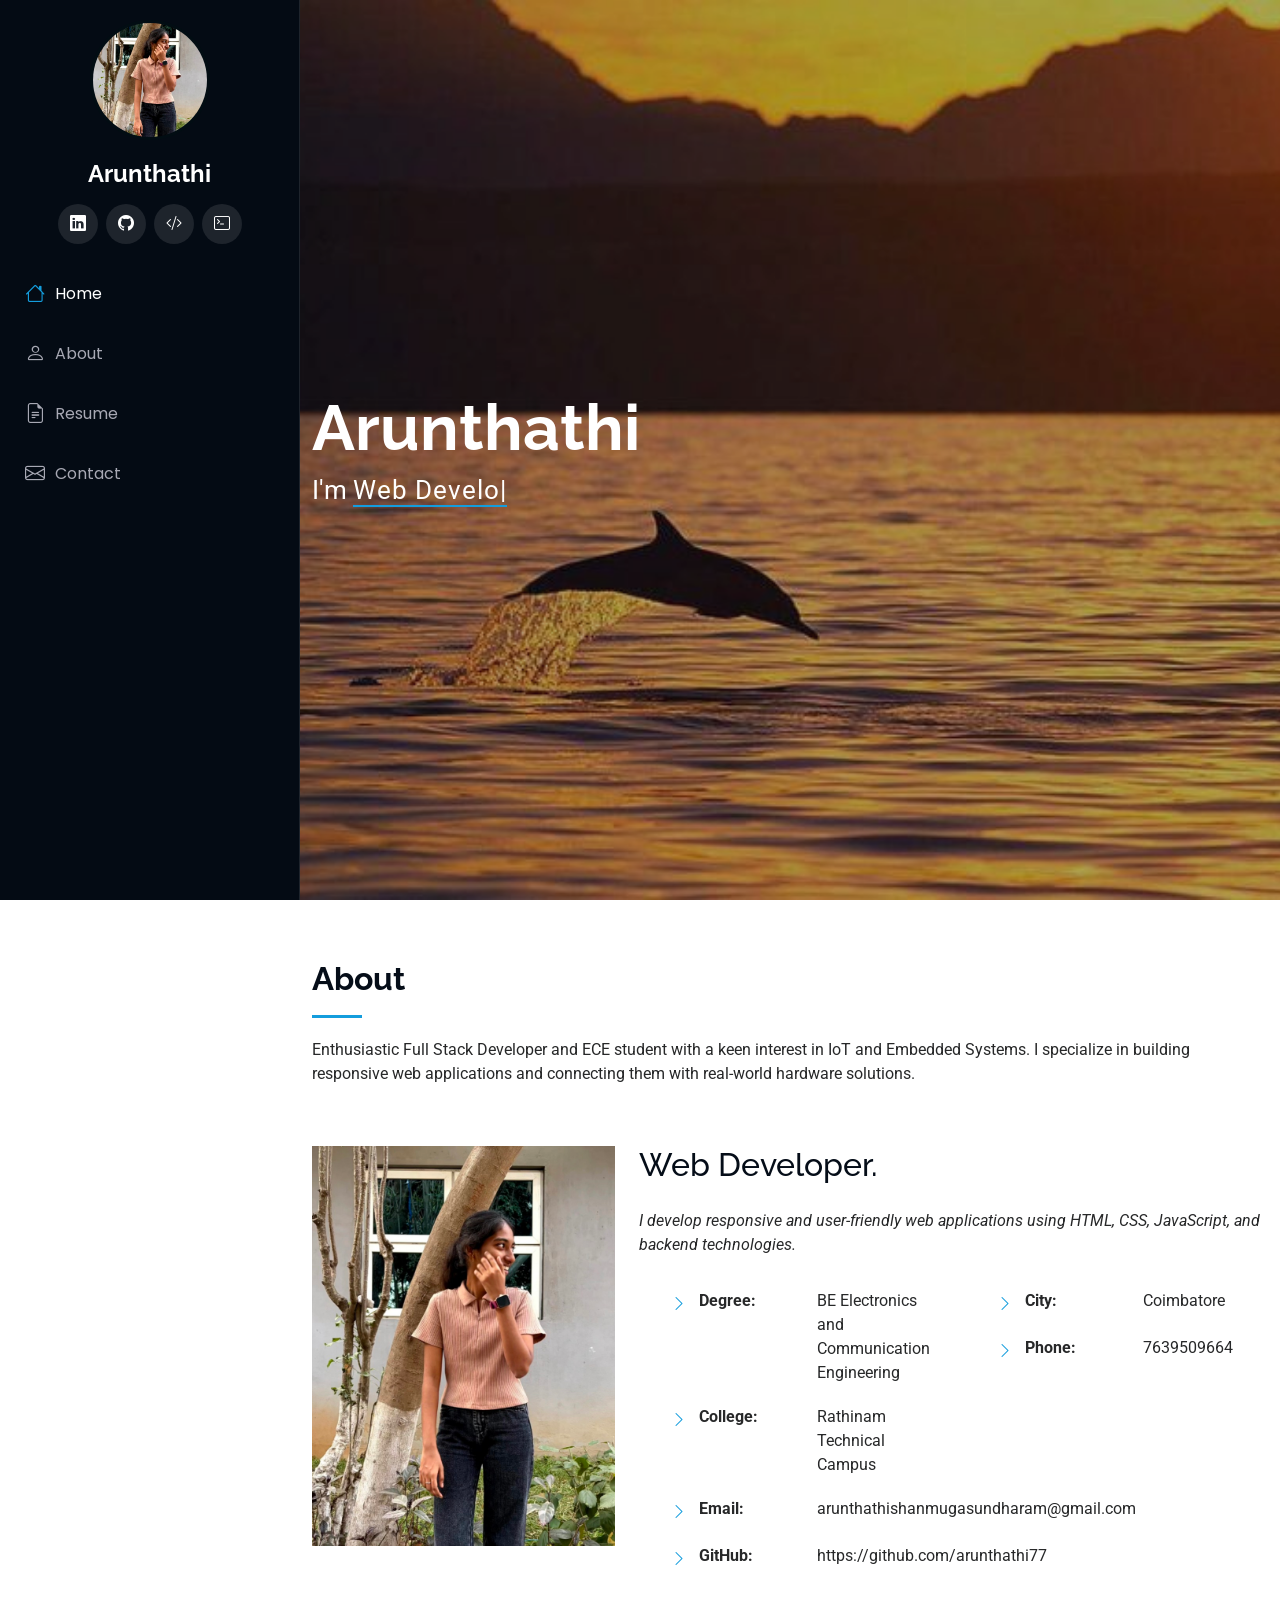
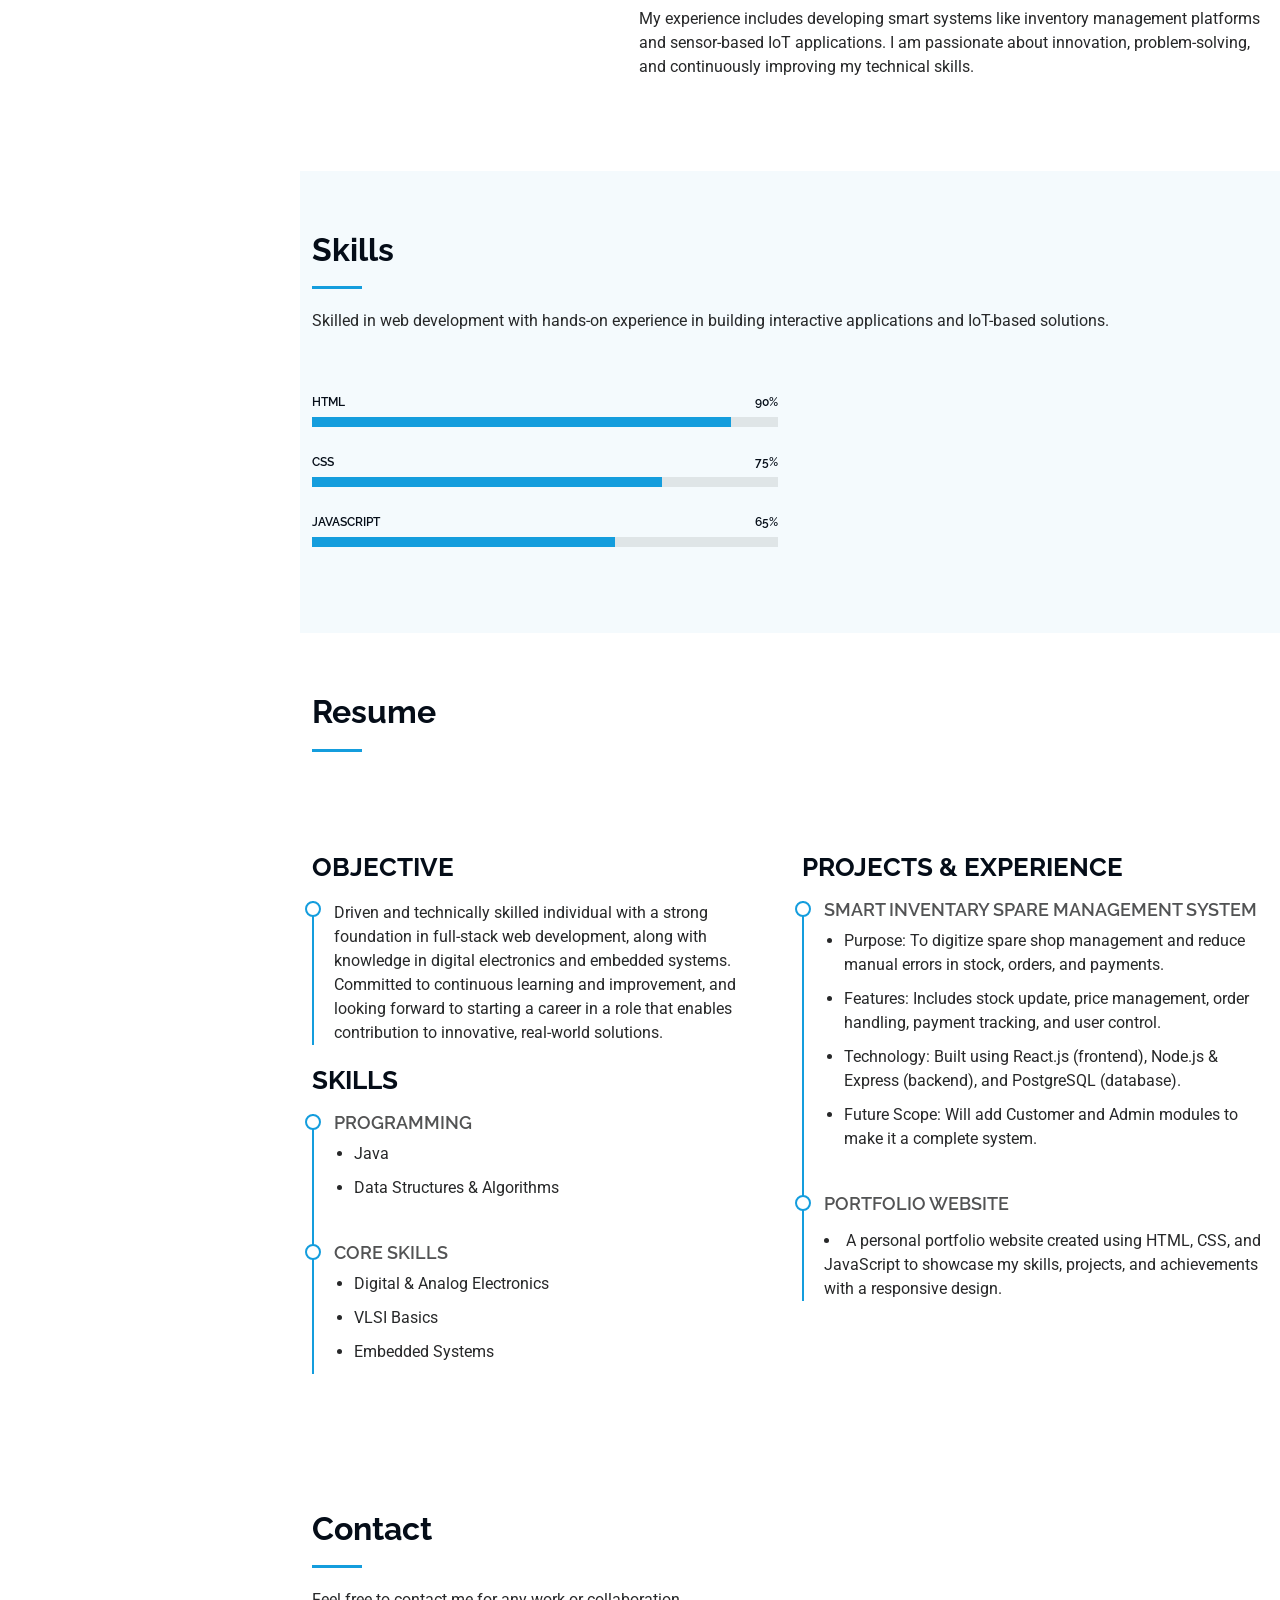
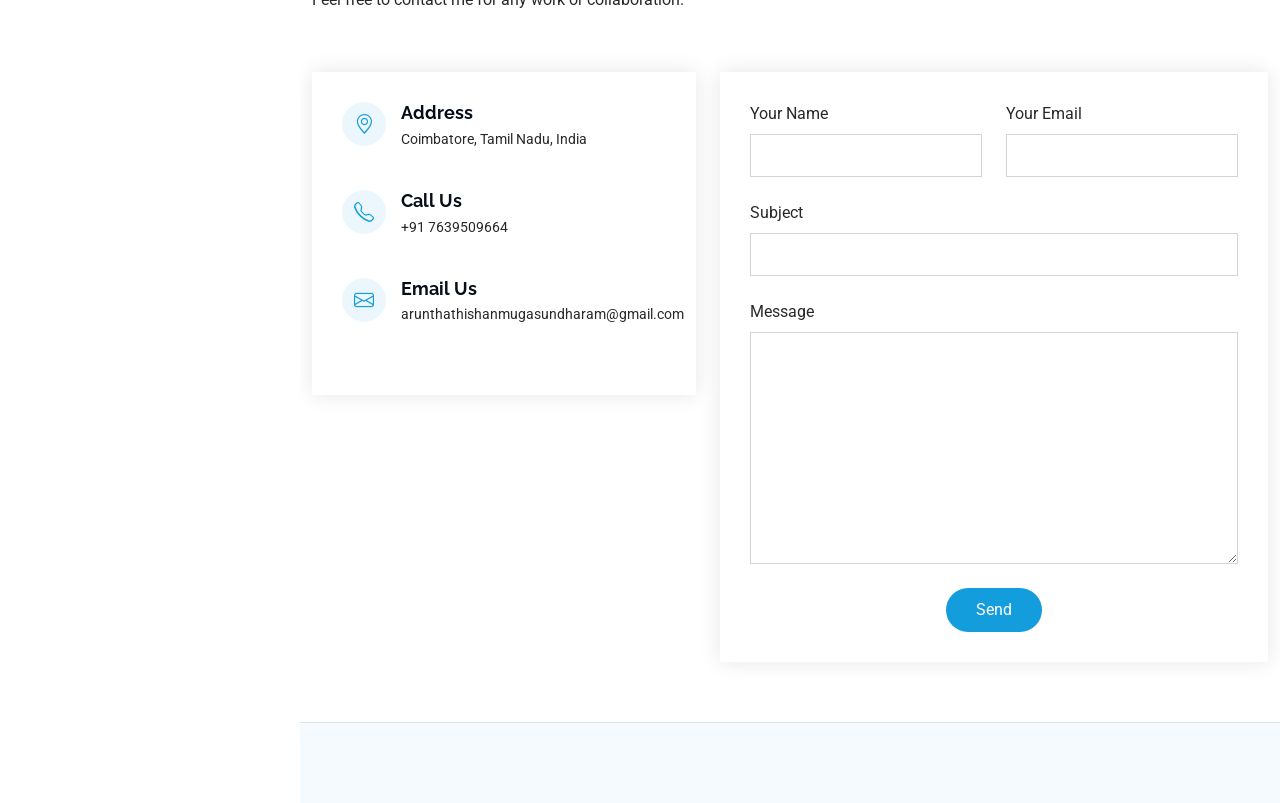
<file: index.html>
<!DOCTYPE html>
<html lang="en">

<head>
  <meta charset="utf-8">
  <meta content="width=device-width, initial-scale=1.0" name="viewport">
  <title>Index - iPortfolio Bootstrap Template</title>
  <meta content="" name="description">
  <meta content="" name="keywords">

  <!-- Favicons -->
  <link href="assets/img/favicon.png" rel="icon">
  <link href="assets/img/apple-touch-icon.png" rel="apple-touch-icon">

  <!-- Fonts -->
  <link href="https://fonts.googleapis.com" rel="preconnect">
  <link href="https://fonts.gstatic.com" rel="preconnect" crossorigin>
  <link href="https://fonts.googleapis.com/css2?family=Roboto:ital,wght@0,100;0,300;0,400;0,500;0,700;0,900;1,100;1,300;1,400;1,500;1,700;1,900&family=Poppins:ital,wght@0,100;0,200;0,300;0,400;0,500;0,600;0,700;0,800;0,900;1,100;1,200;1,300;1,400;1,500;1,600;1,700;1,800;1,900&family=Raleway:ital,wght@0,100;0,200;0,300;0,400;0,500;0,600;0,700;0,800;0,900;1,100;1,200;1,300;1,400;1,500;1,600;1,700;1,800;1,900&display=swap" rel="stylesheet">

  <!-- Vendor CSS Files -->
  <link href="assets/vendor/bootstrap/css/bootstrap.min.css" rel="stylesheet">
  <link href="assets/vendor/bootstrap-icons/bootstrap-icons.css" rel="stylesheet">
  <link href="assets/vendor/aos/aos.css" rel="stylesheet">
  <link href="assets/vendor/glightbox/css/glightbox.min.css" rel="stylesheet">
  <link href="assets/vendor/swiper/swiper-bundle.min.css" rel="stylesheet">

  <!-- Main CSS File -->
  <link href="assets/css/main.css" rel="stylesheet">

  <!-- =======================================================
  * Template Name: iPortfolio
  * Template URL: https://bootstrapmade.com/iportfolio-bootstrap-portfolio-websites-template/
  * Updated: Jun 29 2024 with Bootstrap v5.3.3
  * Author: BootstrapMade.com
  * License: https://bootstrapmade.com/license/
  ======================================================== -->
</head>

<body class="index-page">

  <header id="header" class="header dark-background d-flex flex-column">
    <i class="header-toggle d-xl-none bi bi-list"></i>

    <div class="profile-img">
      <img src="assets/img/myPhoto.jpeg" class="img-fluid rounded-circle">
    </div>

    <a href="index.html" class="logo d-flex align-items-center justify-content-center">
      <!-- Uncomment the line below if you also wish to use an image logo -->
      <!-- <img src="assets/img/logo.png" alt=""> -->
      <h1 class="sitename">Arunthathi </h1>
    </a>

    <div class="social-links text-center">
  <!-- LinkedIn -->
  <a href="https://www.linkedin.com/in/arunthathi-s-5ba711340?utm_source=share_via&utm_content=profile&utm_medium=member_android" target="_blank">
    <i class="bi bi-linkedin"></i>
  </a>

  <!-- GitHub -->
  <a href="https://github.com/arunthathi77" target="_blank">
    <i class="bi bi-github"></i>
  </a>

  <!-- LeetCode -->
  <a href="https://leetcode.com/u/arunthathishanmugasundharam/" target="_blank">
    <i class="bi bi-code-slash"></i>
  </a>

  <!-- HackerRank -->
  <a href="https://www.hackerrank.com/profile/arunthathishanm1" target="_blank">
    <i class="bi bi-terminal"></i>
  </a>
</div>

    <nav id="navmenu" class="navmenu">
      <ul>
        <li><a href="#hero" class="active"><i class="bi bi-house navicon"></i>Home</a></li>
        <li><a href="#about"><i class="bi bi-person navicon"></i> About</a></li>
        <li><a href="#resume"><i class="bi bi-file-earmark-text navicon"></i> Resume</a></li>

        <li><a href="#contact"><i class="bi bi-envelope navicon"></i> Contact</a></li>
      </ul>
    </nav>

  </header>

  <main class="main">

    <!-- Hero Section -->
    <section id="hero" class="hero section dark-background">

      <img src="assets/img/background.jpg" alt="" data-aos="fade-in">
      <div class="container" data-aos="fade-up" data-aos-delay="100">
        <h2>Arunthathi</h2>
        <p>I'm <span class="typed" data-typed-items="Web Developer">Designer</span><span class="typed-cursor typed-cursor--blink" aria-hidden="true"></span><span class="typed-cursor typed-cursor--blink" aria-hidden="true"></span></p>
      </div>

    </section><!-- /Hero Section -->

    <!-- About Section -->
    <section id="about" class="about section">

      <!-- Section Title -->
      <div class="container section-title" data-aos="fade-up">
        <h2>About</h2>
        <p>Enthusiastic Full Stack Developer and ECE student with a keen interest in IoT and Embedded Systems. I specialize in building responsive web applications and connecting them with real-world hardware solutions.</p>
      </div><!-- End Section Title -->

      <div class="container" data-aos="fade-up" data-aos-delay="100">

        <div class="row gy-4 justify-content-center">
          <div class="col-lg-4">
            <img src="assets/img/myPhoto.jpeg" 
     class="img-fluid" 
     style="width: 500px; height: 400px; object-fit: cover;" 
     alt="">
          </div>
          <div class="col-lg-8 content">
            <h2>Web Developer.</h2>
            <p class="fst-italic py-3">
              I develop responsive and user-friendly web applications using HTML, CSS, JavaScript, and backend technologies.
            </p>
            <div class="row">
              <div class="col-lg-6">
                <ul>
                  <li><i class="bi bi-chevron-right"></i> <strong>Degree:</strong> <span>BE Electronics and Communication Engineering</span></li>
                  <li><i class="bi bi-chevron-right"></i> <strong>College:</strong> <span>Rathinam Technical Campus</span></li>
                  <li><i class="bi bi-chevron-right"></i> <strong>Email:</strong> <span>arunthathishanmugasundharam@gmail.com</span></li>
                  <li><i class="bi bi-chevron-right"></i> <strong>GitHub:</strong> <span>https://github.com/arunthathi77</span></li>
                </ul>
              </div>
              <div class="col-lg-6">
                <ul>
                  <li><i class="bi bi-chevron-right"></i> <strong>City:</strong> <span>Coimbatore</span></li>
                  <li><i class="bi bi-chevron-right"></i> <strong>Phone:</strong> <span>7639509664</span></li>
  
                </ul>
              </div>
            </div>
            <p class="py-3">
               My experience includes developing smart systems like inventory management platforms and sensor-based IoT applications. I am passionate about innovation, problem-solving, and continuously improving my technical skills.</p>
          </div>
        </div>

      </div>

    </section><!-- /About Section -->
    <!-- Skills Section -->
    <section id="skills" class="skills section light-background">

      <!-- Section Title -->
      <div class="container section-title" data-aos="fade-up">
        <h2>Skills</h2>
        <p>Skilled in web development with hands-on experience in building interactive applications and IoT-based solutions.</p>
      </div><!-- End Section Title -->

      <div class="container" data-aos="fade-up" data-aos-delay="100">

        <div class="row skills-content skills-animation">

          <div class="col-lg-6">

            <div class="progress">
  <span class="skill"><span>HTML</span> <i class="val">90%</i></span>
  <div class="progress-bar-wrap">
    <div class="progress-bar" role="progressbar" style="width: 90%" aria-valuenow="90"></div>
  </div>
</div>

<div class="progress">
  <span class="skill"><span>CSS</span> <i class="val">75%</i></span>
  <div class="progress-bar-wrap">
    <div class="progress-bar" role="progressbar" style="width: 75%" aria-valuenow="75"></div>
  </div>
</div>

<div class="progress">
  <span class="skill"><span>JavaScript</span> <i class="val">65%</i></span>
  <div class="progress-bar-wrap">
    <div class="progress-bar" role="progressbar" style="width: 65%" aria-valuenow="65"></div>
  </div>
</div>

          </div>

          <div class="col-lg-6">

          </div>

        </div>

      </div>

    </section><!-- /Skills Section -->

<!-- Resume Section -->
<section id="resume" class="resume section">

  <div class="container section-title" data-aos="fade-up">
    <h2>Resume</h2>
  </div>

  <!-- Content -->
  <div class="container">
    <div class="row">

      <!-- Left Side -->
      <div class="col-lg-6" data-aos="fade-up">
        <h3 class="resume-title">OBJECTIVE</h3>

        <div class="resume-item pb-0">
          <p>Driven and technically skilled individual with a strong foundation in full-stack web development, along with knowledge in digital electronics and embedded systems. Committed to continuous learning and improvement, and looking forward to starting a career in a role that enables contribution to innovative, real-world solutions.</p>
        </div>
        <h3 class="resume-title">SKILLS</h3>

<div class="resume-item">
  <h4>Programming</h4>
  <ul>
    <li>Java</li>
    <li>Data Structures & Algorithms</li>
  </ul>
</div>

<div class="resume-item">
  <h4>Core Skills</h4>
  <ul>
    <li>Digital & Analog Electronics</li>
    <li>VLSI Basics</li>
    <li>Embedded Systems</li>
  </ul>
</div>
</div>


      <!-- Right Side -->
      <div class="col-lg-6" data-aos="fade-up" data-aos-delay="200">
        <h3 class="resume-title">PROJECTS & EXPERIENCE</h3>

        <div class="resume-item">
          <h4>Smart Inventary Spare Management System</h4>
          <ul>
            <li>Purpose:
To digitize spare shop management and reduce manual errors in stock, orders, and payments.</li>
            <li>Features:
Includes stock update, price management, order handling, payment tracking, and user control.</li>
            <li>Technology:
Built using React.js (frontend), Node.js & Express (backend), and PostgreSQL (database).</li>
            <li>Future Scope:
Will add Customer and Admin modules to make it a complete system.</li>
          </ul>
        </div>

        <div class="resume-item">
          <h4>Portfolio Website</h4>
          <ul></ul>
            <li>A personal portfolio website created using HTML, CSS, and JavaScript to showcase my skills, projects, and achievements with a responsive design.</li>
          </ul>
        </div>

      </div>

    </div>
  </div>

</section>
    <!-- Services Section -->

    <!-- Contact Section -->
    <section id="contact" class="contact section">

      <!-- Section Title -->
      <div class="container section-title" data-aos="fade-up">
        <h2>Contact</h2>
        <p>Feel free to contact me for any work or collaboration.</p>
      </div><!-- End Section Title -->

      <div class="container" data-aos="fade-up" data-aos-delay="100">

        <div class="row gy-4">

          <div class="col-lg-5">

            <div class="info-wrap">
              <div class="info-item d-flex" data-aos="fade-up" data-aos-delay="200">
                <i class="bi bi-geo-alt flex-shrink-0"></i>
                <div>
                  <h3>Address</h3>
                  <p>Coimbatore, Tamil Nadu, India</p>
                </div>
              </div><!-- End Info Item -->

              <div class="info-item d-flex" data-aos="fade-up" data-aos-delay="300">
                <i class="bi bi-telephone flex-shrink-0"></i>
                <div>
                  <h3>Call Us</h3>
                  <p>+91 7639509664</p>
                </div>
              </div><!-- End Info Item -->

              <div class="info-item d-flex" data-aos="fade-up" data-aos-delay="400">
                <i class="bi bi-envelope flex-shrink-0"></i>
                <div>
                  <h3>Email Us</h3>
                  <p>arunthathishanmugasundharam@gmail.com</p>
                </div>
              </div><!-- End Info Item -->

            </div>
          </div>

          <div class="col-lg-7">
            <form action="#" method="post" class="php-email-form" data-aos="fade-up" data-aos-delay="200">
              <div class="row gy-4">

                <div class="col-md-6">
                  <label for="name-field" class="pb-2">Your Name</label>
                  <input type="text" name="name" id="name-field" class="form-control" required="">
                </div>

                <div class="col-md-6">
                  <label for="email-field" class="pb-2">Your Email</label>
                  <input type="email" class="form-control" name="email" id="email-field" required="">
                </div>

                <div class="col-md-12">
                  <label for="subject-field" class="pb-2">Subject</label>
                  <input type="text" class="form-control" name="subject" id="subject-field" required="">
                </div>

                <div class="col-md-12">
                  <label for="message-field" class="pb-2">Message</label>
                  <textarea class="form-control" name="message" rows="10" id="message-field" required=""></textarea>
                </div>

                <div class="col-md-12 text-center">
                  <div class="loading">Loading</div>
                  <div class="error-message"></div>
                  <div class="sent-message">Your message has been sent. Thank you!</div>

                  <button type="submit">Send</button>
                </div>

              </div>
            </form>
          </div><!-- End Contact Form -->

        </div>

      </div>

    </section><!-- /Contact Section -->

  </main>

  <footer id="footer" class="footer position-relative light-background">

  </footer>

  <!-- Scroll Top -->
  <a href="#" id="scroll-top" class="scroll-top d-flex align-items-center justify-content-center"><i class="bi bi-arrow-up-short"></i></a>

  <!-- Preloader -->
  <div id="preloader"></div>

  <!-- Vendor JS Files -->
  <script src="assets/vendor/bootstrap/js/bootstrap.bundle.min.js"></script>
  <script src="assets/vendor/php-email-form/validate.js"></script>
  <script src="assets/vendor/aos/aos.js"></script>
  <script src="assets/vendor/typed.js/typed.umd.js"></script>
  <script src="assets/vendor/waypoints/noframework.waypoints.js"></script>
  <script src="assets/vendor/glightbox/js/glightbox.min.js"></script>
  <script src="assets/vendor/imagesloaded/imagesloaded.pkgd.min.js"></script>

  <!-- Main JS File -->
  <script src="assets/js/main.js"></script>

</body>

</html>
</file>
<file: assets/css/main.css>
/**
* Template Name: iPortfolio
* Template URL: https://bootstrapmade.com/iportfolio-bootstrap-portfolio-websites-template/
* Updated: Jun 29 2024 with Bootstrap v5.3.3
* Author: BootstrapMade.com
* License: https://bootstrapmade.com/license/
*/

/*--------------------------------------------------------------
# Font & Color Variables
# Help: https://bootstrapmade.com/color-system/
--------------------------------------------------------------*/
/* Fonts */
:root {
  --default-font: "Roboto",  system-ui, -apple-system, "Segoe UI", Roboto, "Helvetica Neue", Arial, "Noto Sans", "Liberation Sans", sans-serif, "Apple Color Emoji", "Segoe UI Emoji", "Segoe UI Symbol", "Noto Color Emoji";
  --heading-font: "Raleway",  sans-serif;
  --nav-font: "Poppins",  sans-serif;
}

/* Global Colors - The following color variables are used throughout the website. Updating them here will change the color scheme of the entire website */
:root { 
  --background-color: #ffffff; /* Background color for the entire website, including individual sections */
  --default-color: #272829; /* Default color used for the majority of the text content across the entire website */
  --heading-color: #050d18; /* Color for headings, subheadings and title throughout the website */
  --accent-color: #149ddd; /* Accent color that represents your brand on the website. It's used for buttons, links, and other elements that need to stand out */
  --surface-color: #ffffff; /* The surface color is used as a background of boxed elements within sections, such as cards, icon boxes, or other elements that require a visual separation from the global background. */
  --contrast-color: #ffffff; /* Contrast color for text, ensuring readability against backgrounds of accent, heading, or default colors. */
}

/* Nav Menu Colors - The following color variables are used specifically for the navigation menu. They are separate from the global colors to allow for more customization options */
:root {
  --nav-color: #a8a9b4;  /* The default color of the main navmenu links */
  --nav-hover-color: #ffffff; /* Applied to main navmenu links when they are hovered over or active */
  --nav-mobile-background-color: #040b14; /* Used as the background color for mobile navigation menu */
  --nav-dropdown-background-color: #040b14; /* Used as the background color for dropdown items that appear when hovering over primary navigation items */
  --nav-dropdown-color: #a8a9b4; /* Used for navigation links of the dropdown items in the navigation menu. */
  --nav-dropdown-hover-color: #ffffff; /* Similar to --nav-hover-color, this color is applied to dropdown navigation links when they are hovered over. */
}

/* Color Presets - These classes override global colors when applied to any section or element, providing reuse of the sam color scheme. */

.light-background {
  --background-color: #f4fafd;
  --surface-color: #ffffff;
}

.dark-background {
  --background-color: #040b14;
  --default-color: #ffffff;
  --heading-color: #ffffff;
  --surface-color: #151f2b;
  --contrast-color: #ffffff;
}

/* Smooth scroll */
:root {
  scroll-behavior: smooth;
}

/*--------------------------------------------------------------
# General Styling & Shared Classes
--------------------------------------------------------------*/
body {
  color: var(--default-color);
  background-color: var(--background-color);
  font-family: var(--default-font);
}

a {
  color: var(--accent-color);
  text-decoration: none;
  transition: 0.3s;
}

a:hover {
  color: color-mix(in srgb, var(--accent-color), transparent 25%);
  text-decoration: none;
}

h1,
h2,
h3,
h4,
h5,
h6 {
  color: var(--heading-color);
  font-family: var(--heading-font);
}

/* PHP Email Form Messages
------------------------------*/
.php-email-form .error-message {
  display: none;
  background: #df1529;
  color: #ffffff;
  text-align: left;
  padding: 15px;
  margin-bottom: 24px;
  font-weight: 600;
}

.php-email-form .sent-message {
  display: none;
  color: #ffffff;
  background: #059652;
  text-align: center;
  padding: 15px;
  margin-bottom: 24px;
  font-weight: 600;
}

.php-email-form .loading {
  display: none;
  background: var(--surface-color);
  text-align: center;
  padding: 15px;
  margin-bottom: 24px;
}

.php-email-form .loading:before {
  content: "";
  display: inline-block;
  border-radius: 50%;
  width: 24px;
  height: 24px;
  margin: 0 10px -6px 0;
  border: 3px solid var(--accent-color);
  border-top-color: var(--surface-color);
  animation: php-email-form-loading 1s linear infinite;
}

@keyframes php-email-form-loading {
  0% {
    transform: rotate(0deg);
  }

  100% {
    transform: rotate(360deg);
  }
}

/*--------------------------------------------------------------
# Global Header
--------------------------------------------------------------*/
.header {
  color: var(--default-color);
  background-color: var(--background-color);
  position: fixed;
  top: 0;
  left: 0;
  bottom: 0;
  padding: 0 15px;
  width: 300px;
  transition: all ease-in-out 0.3s;
  overflow-y: auto;
  z-index: 997;
  border-right: 1px solid color-mix(in srgb, var(--default-color), transparent 90%);
}

.header .profile-img img {
  width: 120px;
  height: 120px;
  object-fit: cover;
  border-radius: 50%;
  display: block;
  margin: 20px auto;

  /* Remove thick ugly border */
  border: 3px solid #020d13;

  /* Add soft glow instead */
  box-shadow: 0 0 15px rgba(20, 157, 221, 0);
}

.header .logo {
  line-height: 1;
  margin-bottom: 15px;
}

.header .logo img {
  max-height: 32px;
  margin-right: 8px;
}

.header .logo h1 {
  font-size: 24px;
  margin: 0;
  font-weight: 700;
  color: var(--heading-color);
}

.header .social-links {
  margin: 0 0 20px 0;
}

.header .social-links a {
  font-size: 16px;
  display: inline-flex;
  align-items: center;
  justify-content: center;
  background: color-mix(in srgb, var(--default-color), transparent 90%);
  color: var(--default-color);
  margin: 0 2px;
  border-radius: 50%;
  text-align: center;
  width: 40px;
  height: 40px;
  transition: 0.3s;
}

.header .social-links a:hover {
  color: var(--contrast-color);
  background: var(--accent-color);
}

@media (min-width: 1200px) {

  .header~main,
  .header~#footer {
    margin-left: 300px;
  }
}

@media (max-width: 1199px) {
  .header {
    left: -100%;
  }
}

.header.header-show {
  left: 0;
}

.header .header-toggle {
  color: var(--contrast-color);
  background-color: var(--accent-color);
  font-size: 22px;
  display: flex;
  align-items: center;
  justify-content: center;
  width: 40px;
  height: 40px;
  border-radius: 50%;
  cursor: pointer;
  position: fixed;
  top: 15px;
  right: 15px;
  z-index: 9999;
  transition: background-color 0.3s;
}

.header .header-toggle:hover {
  color: var(--contrast-color);
  background-color: color-mix(in srgb, var(--accent-color) 90%, white 15%);
}

/*--------------------------------------------------------------
# Navigation Menu
--------------------------------------------------------------*/
.mobile-nav-toggle {
  display: none;
}

.navmenu {
  padding: 0;
  z-index: 9997;
}

.navmenu ul {
  list-style: none;
  padding: 0 0 20px 0;
  margin: 0;
}

.navmenu a,
.navmenu a:focus {
  color: var(--nav-color);
  padding: 15px 10px;
  font-family: var(--nav-font);
  font-size: 16px;
  font-weight: 400;
  display: flex;
  align-items: center;
  white-space: nowrap;
  transition: 0.3s;
  width: 100%;
}

.navmenu a .navicon,
.navmenu a:focus .navicon {
  font-size: 20px;
  margin-right: 10px;
}

.navmenu a .toggle-dropdown,
.navmenu a:focus .toggle-dropdown {
  font-size: 12px;
  line-height: 0;
  margin-left: auto;
  width: 30px;
  height: 30px;
  display: flex;
  align-items: center;
  justify-content: center;
  border-radius: 50%;
  transition: 0.3s;
  flex-shrink: 0;
  background-color: color-mix(in srgb, var(--accent-color), transparent 90%);
}

.navmenu a .toggle-dropdown:hover,
.navmenu a:focus .toggle-dropdown:hover {
  background-color: var(--accent-color);
  color: var(--contrast-color);
}

.navmenu a:hover,
.navmenu .active,
.navmenu .active:focus {
  color: var(--nav-hover-color);
}

.navmenu a:hover .navicon,
.navmenu .active .navicon,
.navmenu .active:focus .navicon {
  color: var(--accent-color);
}

.navmenu .active .toggle-dropdown,
.navmenu .active:focus .toggle-dropdown {
  background-color: var(--accent-color);
  color: var(--contrast-color);
  transform: rotate(180deg);
}

.navmenu .dropdown {
  display: block;
}

.navmenu .dropdown a,
.navmenu .dropdown a:focus {
  color: --nav-dropdown-color;
}

.navmenu .dropdown a:hover,
.navmenu .dropdown .active,
.navmenu .dropdown .active:focus {
  color: var(--nav-dropdown-hover-color);
}

.navmenu .dropdown ul {
  position: static;
  display: none;
  z-index: 99;
  padding: 5px 10px;
  margin: 5px 10px;
  background-color: var(--nav-dropdown-background-color);
  border: 1px solid color-mix(in srgb, var(--default-color), transparent 90%);
  box-shadow: none;
  transition: all 0.5s ease-in-out;
}

.navmenu .dropdown ul ul {
  background-color: rgba(33, 37, 41, 0.1);
}

.navmenu .dropdown>.dropdown-active {
  display: block;
  background-color: rgba(33, 37, 41, 0.03);
}

/*--------------------------------------------------------------
# Global Footer
--------------------------------------------------------------*/
.footer {
  color: var(--default-color);
  background-color: var(--background-color);
  font-size: 14px;
  padding: 40px 0;
  position: relative;
  border-top: 1px solid color-mix(in srgb, var(--default-color), transparent 90%);
}

.footer .copyright p {
  margin-bottom: 0;
}

.footer .credits {
  margin-top: 4px;
  font-size: 13px;
  text-align: center;
}

/*--------------------------------------------------------------
# Preloader
--------------------------------------------------------------*/
#preloader {
  position: fixed;
  inset: 0;
  z-index: 999999;
  overflow: hidden;
  background: var(--background-color);
  transition: all 0.6s ease-out;
}

#preloader:before {
  content: "";
  position: fixed;
  top: calc(50% - 30px);
  left: calc(50% - 30px);
  border: 6px solid #ffffff;
  border-color: var(--accent-color) transparent var(--accent-color) transparent;
  border-radius: 50%;
  width: 60px;
  height: 60px;
  animation: animate-preloader 1.5s linear infinite;
}

@keyframes animate-preloader {
  0% {
    transform: rotate(0deg);
  }

  100% {
    transform: rotate(360deg);
  }
}

/*--------------------------------------------------------------
# Scroll Top Button
--------------------------------------------------------------*/
.scroll-top {
  position: fixed;
  visibility: hidden;
  opacity: 0;
  right: 15px;
  bottom: -15px;
  z-index: 99999;
  background-color: var(--accent-color);
  width: 44px;
  height: 44px;
  border-radius: 50px;
  transition: all 0.4s;
}

.scroll-top i {
  font-size: 24px;
  color: var(--contrast-color);
  line-height: 0;
}

.scroll-top:hover {
  background-color: color-mix(in srgb, var(--accent-color), transparent 20%);
  color: var(--contrast-color);
}

.scroll-top.active {
  visibility: visible;
  opacity: 1;
  bottom: 15px;
}

/*--------------------------------------------------------------
# Disable aos animation delay on mobile devices
--------------------------------------------------------------*/
@media screen and (max-width: 768px) {
  [data-aos-delay] {
    transition-delay: 0 !important;
  }
}

/*--------------------------------------------------------------
# Global Page Titles & Breadcrumbs
--------------------------------------------------------------*/
.page-title {
  color: var(--default-color);
  background-color: var(--background-color);
  padding: 25px 0;
  position: relative;
}

.page-title h1 {
  font-size: 24px;
  font-weight: 700;
}

.page-title .breadcrumbs ol {
  display: flex;
  flex-wrap: wrap;
  list-style: none;
  padding: 0;
  margin: 0;
  font-size: 14px;
  font-weight: 400;
}

.page-title .breadcrumbs ol li+li {
  padding-left: 10px;
}

.page-title .breadcrumbs ol li+li::before {
  content: "/";
  display: inline-block;
  padding-right: 10px;
  color: color-mix(in srgb, var(--default-color), transparent 70%);
}

/*--------------------------------------------------------------
# Global Sections
--------------------------------------------------------------*/
section,
.section {
  color: var(--default-color);
  background-color: var(--background-color);
  padding: 60px 0;
  overflow: clip;
}

/*--------------------------------------------------------------
# Global Section Titles
--------------------------------------------------------------*/
.section-title {
  padding-bottom: 60px;
  position: relative;
}

.section-title h2 {
  font-size: 32px;
  font-weight: 700;
  margin-bottom: 20px;
  padding-bottom: 20px;
  position: relative;
}

.section-title h2:after {
  content: "";
  position: absolute;
  display: block;
  width: 50px;
  height: 3px;
  background: var(--accent-color);
  left: 0;
  bottom: 0;
}

.section-title p {
  margin-bottom: 0;
}

/*--------------------------------------------------------------
# Hero Section
--------------------------------------------------------------*/
.hero {
  width: 100%;
  min-height: 100vh;
  position: relative;
  padding: 80px 0;
  display: flex;
  align-items: center;
  justify-content: center;
}

.hero img {
  position: absolute;
  inset: 0;
  display: block;
  width: 100%;
  height: 100%;
  object-fit: cover;
  z-index: 1;
}

.hero:before {
  content: "";
  background: color-mix(in srgb, var(--background-color), transparent 70%);
  position: absolute;
  inset: 0;
  z-index: 2;
}

.hero .container {
  position: relative;
  z-index: 3;
}

.hero h2 {
  margin: 0;
  font-size: 64px;
  font-weight: 700;
}

.hero p {
  margin: 5px 0 0 0;
  font-size: 26px;
}

.hero p span {
  letter-spacing: 1px;
  border-bottom: 2px solid var(--accent-color);
}

.hero .social-links {
  margin-top: 25px;
}

.hero .social-links a {
  font-size: 24px;
  display: inline-block;
  color: color-mix(in srgb, var(--default-color), transparent 50%);
  line-height: 1;
  margin-right: 20px;
  transition: 0.3s;
}

.hero .social-links a:hover {
  color: var(--accent-color);
}

@media (max-width: 768px) {
  .hero h2 {
    font-size: 32px;
  }

  .hero p {
    font-size: 20px;
  }
}

/*--------------------------------------------------------------
# About Section
--------------------------------------------------------------*/
.about .content ul li {
  margin-bottom: 20px;
  display: flex;
  align-items: flex-start;
}

.about .content ul i {
  font-size: 16px;
  margin-right: 8px;
  color: var(--accent-color);
  margin-top: 3px;
  min-width: 20px;
}

.about .content ul strong {
  min-width: 110px;
  display: inline-block;
  margin-right: 8px;
}

.about .content ul span {
  flex: 1;
}
/*--------------------------------------------------------------
# Stats Section
--------------------------------------------------------------*/
.stats .stats-item {
  padding: 30px;
  width: 100%;
}

.stats .stats-item i {
  color: var(--accent-color);
  display: block;
  font-size: 44px;
  float: left;
  line-height: 0;
}

.stats .stats-item .purecounter {
  color: var(--heading-color);
  font-size: 48px;
  line-height: 40px;
  display: block;
  font-weight: 700;
  margin-left: 60px;
}

.stats .stats-item p {
  color: color-mix(in srgb, var(--default-color), transparent 40%);
  padding: 15px 0 0 0;
  margin: 0 0 0 60px;
  font-family: var(--heading-font);
  font-size: 14px;
}

/*--------------------------------------------------------------
# Skills Section
--------------------------------------------------------------*/
.skills .progress {
  height: 60px;
  display: block;
  background: none;
  border-radius: 0;
}

.skills .progress .skill {
  color: var(--heading-color);
  padding: 0;
  margin: 0 0 6px 0;
  text-transform: uppercase;
  display: block;
  font-weight: 600;
  font-family: var(--heading-font);
}

.skills .progress .skill .val {
  float: right;
  font-style: normal;
}

.skills .progress-bar-wrap {
  background: color-mix(in srgb, var(--default-color), transparent 90%);
  height: 10px;
}

.skills .progress-bar {
  width: 1px;
  height: 10px;
  transition: 0.9s;
  background-color: var(--accent-color);
}

/*--------------------------------------------------------------
# Resume Section
--------------------------------------------------------------*/
.resume .resume-title {
  color: var(--heading-color);
  font-size: 26px;
  font-weight: 700;
  margin-top: 20px;
  margin-bottom: 20px;
}

.resume .resume-item {
  padding: 0 0 20px 20px;
  margin-top: -2px;
  border-left: 2px solid var(--accent-color);
  position: relative;
}

.resume .resume-item h4 {
  line-height: 18px;
  font-size: 18px;
  font-weight: 600;
  text-transform: uppercase;
  color: color-mix(in srgb, var(--default-color), transparent 20%);
  margin-bottom: 10px;
}

.resume .resume-item h5 {
  font-size: 16px;
  padding: 5px 15px;
  display: inline-block;
  font-weight: 600;
  margin-bottom: 10px;
}

.resume .resume-item ul {
  padding-left: 20px;
}

.resume .resume-item ul li {
  padding-bottom: 10px;
}

.resume .resume-item:last-child {
  padding-bottom: 0;
}

.resume .resume-item::before {
  content: "";
  position: absolute;
  width: 16px;
  height: 16px;
  border-radius: 50px;
  left: -9px;
  top: 0;
  background: var(--background-color);
  border: 2px solid var(--accent-color);
}

/*--------------------------------------------------------------
# Portfolio Section
--------------------------------------------------------------*/
.portfolio .portfolio-filters {
  padding: 0;
  margin: 0 auto 20px auto;
  list-style: none;
  text-align: center;
}

.portfolio .portfolio-filters li {
  cursor: pointer;
  display: inline-block;
  padding: 0;
  font-size: 14px;
  font-weight: 400;
  margin: 0 10px;
  line-height: 1;
  text-transform: uppercase;
  margin-bottom: 10px;
  transition: all 0.3s ease-in-out;
}

.portfolio .portfolio-filters li:hover,
.portfolio .portfolio-filters li.filter-active {
  color: var(--accent-color);
}

.portfolio .portfolio-filters li:first-child {
  margin-left: 0;
}

.portfolio .portfolio-filters li:last-child {
  margin-right: 0;
}

@media (max-width: 575px) {
  .portfolio .portfolio-filters li {
    font-size: 14px;
    margin: 0 5px;
  }
}

.portfolio .portfolio-content {
  position: relative;
  overflow: hidden;
}

.portfolio .portfolio-content img {
  transition: 0.3s;
}

.portfolio .portfolio-content .portfolio-info {
  opacity: 0;
  position: absolute;
  inset: 0;
  z-index: 3;
  transition: all ease-in-out 0.3s;
  background: rgba(0, 0, 0, 0.6);
  padding: 15px;
}

.portfolio .portfolio-content .portfolio-info h4 {
  font-size: 14px;
  padding: 5px 10px;
  font-weight: 400;
  color: #ffffff;
  display: inline-block;
  background-color: var(--accent-color);
}

.portfolio .portfolio-content .portfolio-info p {
  position: absolute;
  bottom: 10px;
  text-align: center;
  display: inline-block;
  left: 0;
  right: 0;
  font-size: 16px;
  font-weight: 600;
  color: rgba(255, 255, 255, 0.8);
}

.portfolio .portfolio-content .portfolio-info .preview-link,
.portfolio .portfolio-content .portfolio-info .details-link {
  position: absolute;
  left: calc(50% - 40px);
  font-size: 26px;
  top: calc(50% - 14px);
  color: #fff;
  transition: 0.3s;
  line-height: 1.2;
}

.portfolio .portfolio-content .portfolio-info .preview-link:hover,
.portfolio .portfolio-content .portfolio-info .details-link:hover {
  color: var(--accent-color);
}

.portfolio .portfolio-content .portfolio-info .details-link {
  left: 50%;
  font-size: 34px;
  line-height: 0;
}

.portfolio .portfolio-content:hover .portfolio-info {
  opacity: 1;
}

.portfolio .portfolio-content:hover img {
  transform: scale(1.1);
}

/*--------------------------------------------------------------
# Services Section
--------------------------------------------------------------*/
.services .service-item {
  position: relative;
}

.services .service-item .icon {
  background: var(--accent-color);
  display: flex;
  align-items: center;
  justify-content: center;
  width: 54px;
  height: 54px;
  border-radius: 50%;
  transition: 0.5s;
  border: 1px solid var(--accent-color);
  margin-right: 20px;
}

.services .service-item .icon i {
  color: var(--contrast-color);
  font-size: 24px;
  line-height: 0;
}

.services .service-item:hover .icon {
  background: var(--surface-color);
}

.services .service-item:hover .icon i {
  color: var(--accent-color);
}

.services .service-item .title {
  font-weight: 700;
  margin-bottom: 15px;
  font-size: 18px;
}

.services .service-item .title a {
  color: var(--heading-color);
}

.services .service-item .title a:hover {
  color: var(--accent-color);
}

.services .service-item .description {
  line-height: 24px;
  font-size: 14px;
}

/*--------------------------------------------------------------
# Testimonials Section
--------------------------------------------------------------*/
.testimonials .testimonials-carousel,
.testimonials .testimonials-slider {
  overflow: hidden;
}

.testimonials .testimonial-item {
  box-sizing: content-box;
  text-align: center;
  min-height: 320px;
}

.testimonials .testimonial-item .testimonial-img {
  width: 90px;
  border-radius: 50%;
  margin: 0 auto;
}

.testimonials .testimonial-item h3 {
  font-size: 18px;
  font-weight: bold;
  margin: 10px 0 5px 0;
}

.testimonials .testimonial-item h4 {
  font-size: 14px;
  color: color-mix(in srgb, var(--default-color), transparent 20%);
  margin: 0;
}

.testimonials .testimonial-item .quote-icon-left,
.testimonials .testimonial-item .quote-icon-right {
  color: color-mix(in srgb, var(--accent-color), transparent 40%);
  font-size: 26px;
  line-height: 0;
}

.testimonials .testimonial-item .quote-icon-left {
  display: inline-block;
  left: -5px;
  position: relative;
}

.testimonials .testimonial-item .quote-icon-right {
  display: inline-block;
  right: -5px;
  position: relative;
  top: 10px;
  transform: scale(-1, -1);
}

.testimonials .testimonial-item p {
  font-style: italic;
  margin: 0 15px 15px 15px;
  padding: 20px;
  background-color: var(--surface-color);
  position: relative;
  margin-bottom: 35px;
  border-radius: 6px;
  box-shadow: 0px 2px 15px rgba(0, 0, 0, 0.1);
}

.testimonials .testimonial-item p::after {
  content: "";
  width: 0;
  height: 0;
  border-top: 20px solid var(--surface-color);
  border-right: 20px solid transparent;
  border-left: 20px solid transparent;
  position: absolute;
  bottom: -20px;
  left: calc(50% - 20px);
}

.testimonials .swiper-wrapper {
  height: auto;
}

.testimonials .swiper-pagination {
  margin-top: 40px;
  position: relative;
}

.testimonials .swiper-pagination .swiper-pagination-bullet {
  width: 12px;
  height: 12px;
  background-color: var(--background-color);
  opacity: 1;
  border: 1px solid var(--accent-color);
}

.testimonials .swiper-pagination .swiper-pagination-bullet-active {
  background-color: var(--accent-color);
}

/*--------------------------------------------------------------
# Contact Section
--------------------------------------------------------------*/
.contact .info-wrap {
  background-color: var(--surface-color);
  box-shadow: 0px 0px 20px rgba(0, 0, 0, 0.1);
  padding: 30px;
}

@media (max-width: 575px) {
  .contact .info-wrap {
    padding: 20px;
  }
}

.contact .info-item {
  margin-bottom: 40px;
}

.contact .info-item i {
  font-size: 20px;
  color: var(--accent-color);
  background: color-mix(in srgb, var(--accent-color), transparent 92%);
  width: 44px;
  height: 44px;
  display: flex;
  justify-content: center;
  align-items: center;
  border-radius: 50px;
  transition: all 0.3s ease-in-out;
  margin-right: 15px;
}

.contact .info-item h3 {
  padding: 0;
  font-size: 18px;
  font-weight: 700;
  margin-bottom: 5px;
}

.contact .info-item p {
  padding: 0;
  margin-bottom: 0;
  font-size: 14px;
}

.contact .info-item:hover i {
  background: var(--accent-color);
  color: var(--contrast-color);
}

.contact .php-email-form {
  background-color: var(--surface-color);
  height: 100%;
  padding: 30px;
  box-shadow: 0px 0px 20px rgba(0, 0, 0, 0.1);
}

@media (max-width: 575px) {
  .contact .php-email-form {
    padding: 20px;
  }
}

.contact .php-email-form input[type=text],
.contact .php-email-form input[type=email],
.contact .php-email-form textarea {
  font-size: 14px;
  padding: 10px 15px;
  box-shadow: none;
  border-radius: 0;
  color: var(--default-color);
  background-color: var(--surface-color);
  border-color: color-mix(in srgb, var(--default-color), transparent 80%);
}

.contact .php-email-form input[type=text]:focus,
.contact .php-email-form input[type=email]:focus,
.contact .php-email-form textarea:focus {
  border-color: var(--accent-color);
}

.contact .php-email-form input[type=text]::placeholder,
.contact .php-email-form input[type=email]::placeholder,
.contact .php-email-form textarea::placeholder {
  color: color-mix(in srgb, var(--default-color), transparent 70%);
}

.contact .php-email-form button[type=submit] {
  color: var(--contrast-color);
  background: var(--accent-color);
  border: 0;
  padding: 10px 30px;
  transition: 0.4s;
  border-radius: 50px;
}

.contact .php-email-form button[type=submit]:hover {
  background: color-mix(in srgb, var(--accent-color), transparent 25%);
}

/*--------------------------------------------------------------
# Portfolio Details Section
--------------------------------------------------------------*/
.portfolio-details .portfolio-details-slider img {
  width: 100%;
}

.portfolio-details .portfolio-details-slider .swiper-pagination {
  margin-top: 20px;
  position: relative;
}

.portfolio-details .portfolio-details-slider .swiper-pagination .swiper-pagination-bullet {
  width: 12px;
  height: 12px;
  background-color: color-mix(in srgb, var(--default-color), transparent 85%);
  opacity: 1;
}

.portfolio-details .portfolio-details-slider .swiper-pagination .swiper-pagination-bullet-active {
  background-color: var(--accent-color);
}

.portfolio-details .portfolio-info {
  padding: 30px;
  box-shadow: 0px 0 30px rgba(0, 0, 0, 0.1);
}

.portfolio-details .portfolio-info h3 {
  font-size: 22px;
  font-weight: 700;
  margin-bottom: 20px;
  padding-bottom: 20px;
  border-bottom: 1px solid color-mix(in srgb, var(--default-color), transparent 85%);
}

.portfolio-details .portfolio-info ul {
  list-style: none;
  padding: 0;
  font-size: 15px;
}

.portfolio-details .portfolio-info ul li+li {
  margin-top: 10px;
}

.portfolio-details .portfolio-description {
  padding-top: 30px;
}

.portfolio-details .portfolio-description h2 {
  font-size: 26px;
  font-weight: 700;
  margin-bottom: 20px;
}

.portfolio-details .portfolio-description p {
  padding: 0;
  color: color-mix(in srgb, var(--default-color), transparent 30%);
}

/*--------------------------------------------------------------
# Service Details Section
--------------------------------------------------------------*/
.service-details .services-list {
  padding: 10px 30px;
  border: 1px solid color-mix(in srgb, var(--default-color), transparent 90%);
  margin-bottom: 20px;
}

.service-details .services-list a {
  display: block;
  line-height: 1;
  padding: 8px 0 8px 15px;
  border-left: 3px solid color-mix(in srgb, var(--default-color), transparent 70%);
  margin: 20px 0;
  color: color-mix(in srgb, var(--default-color), transparent 20%);
  transition: 0.3s;
}

.service-details .services-list a.active {
  color: var(--heading-color);
  font-weight: 700;
  border-color: var(--accent-color);
}

.service-details .services-list a:hover {
  border-color: var(--accent-color);
}

.service-details .services-img {
  margin-bottom: 20px;
}

.service-details h3 {
  font-size: 26px;
  font-weight: 700;
}

.service-details h4 {
  font-size: 20px;
  font-weight: 700;
}

.service-details p {
  font-size: 15px;
}

.service-details ul {
  list-style: none;
  padding: 0;
  font-size: 15px;
}

.service-details ul li {
  padding: 5px 0;
  display: flex;
  align-items: center;
}

.service-details ul i {
  font-size: 20px;
  margin-right: 8px;
  color: var(--accent-color);
}

/*--------------------------------------------------------------
# Starter Section Section
--------------------------------------------------------------*/
.starter-section {
  /* Add your styles here */
}
</file>
